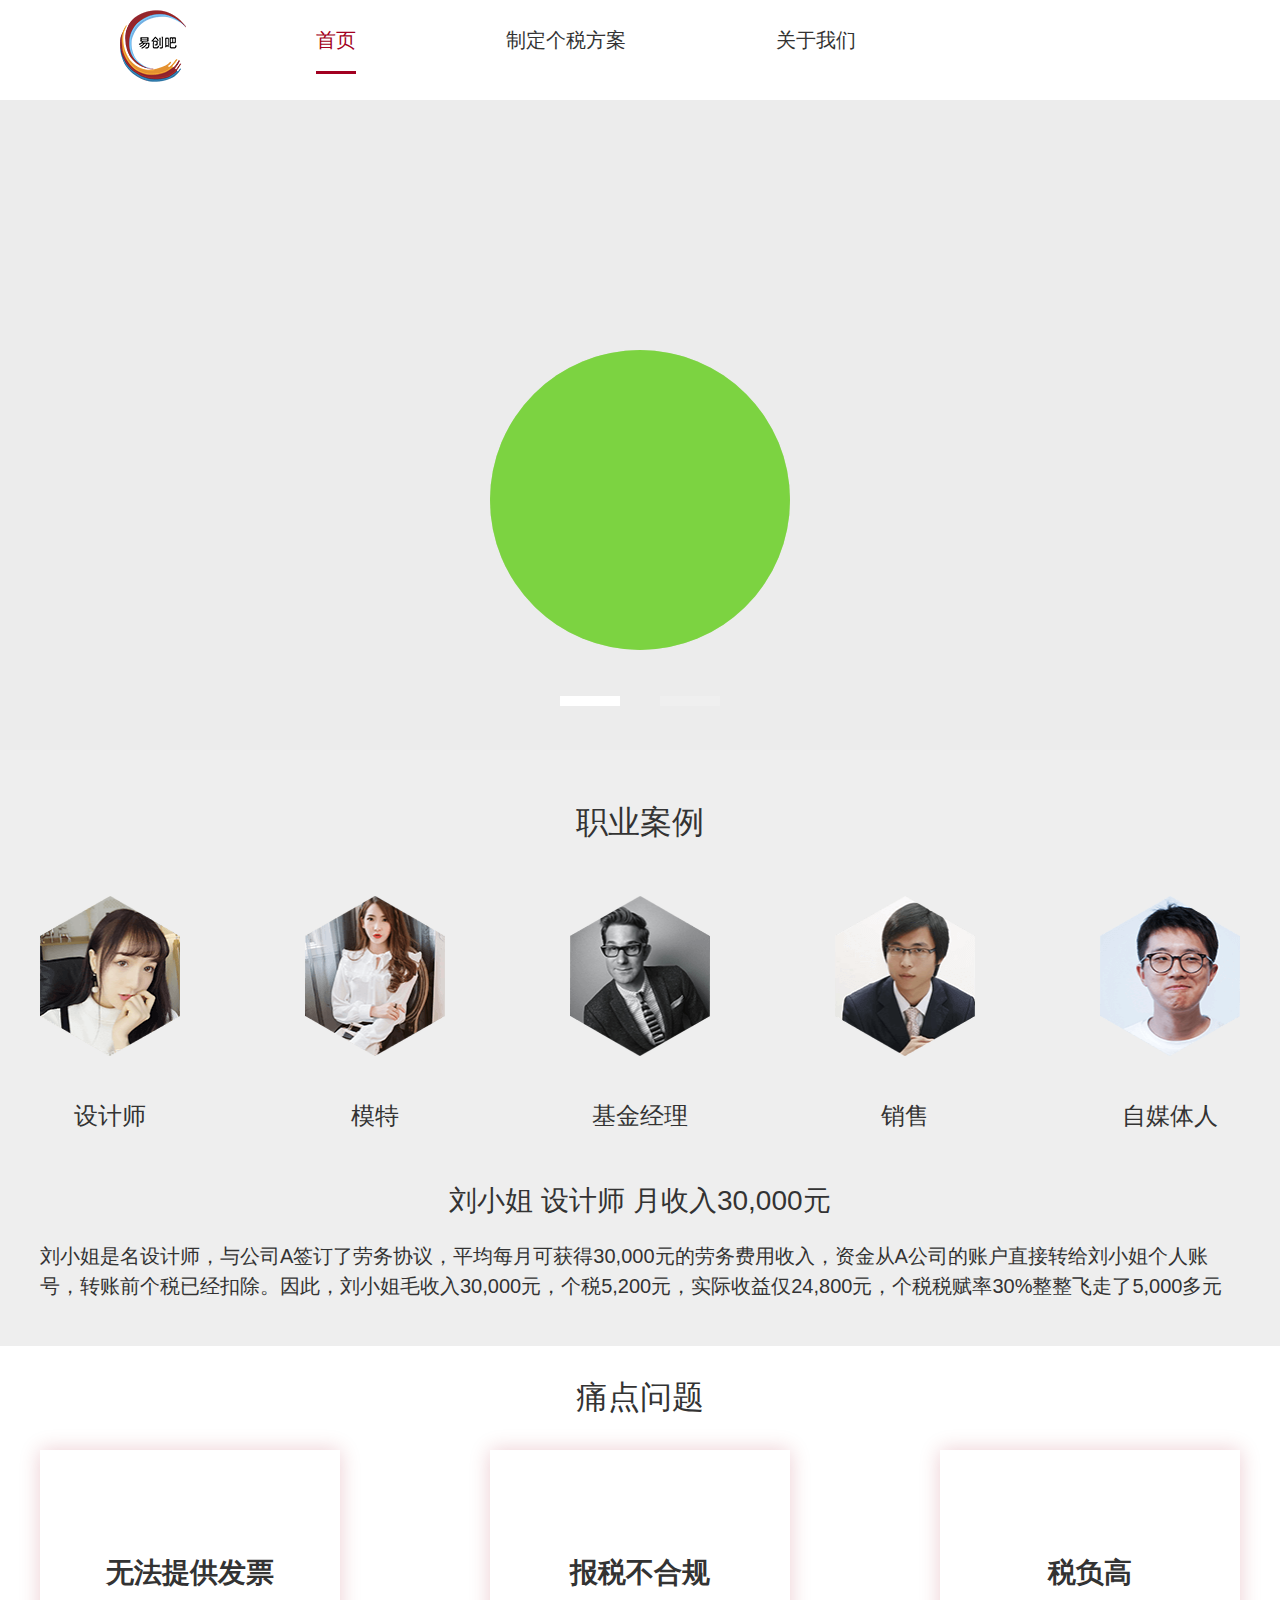
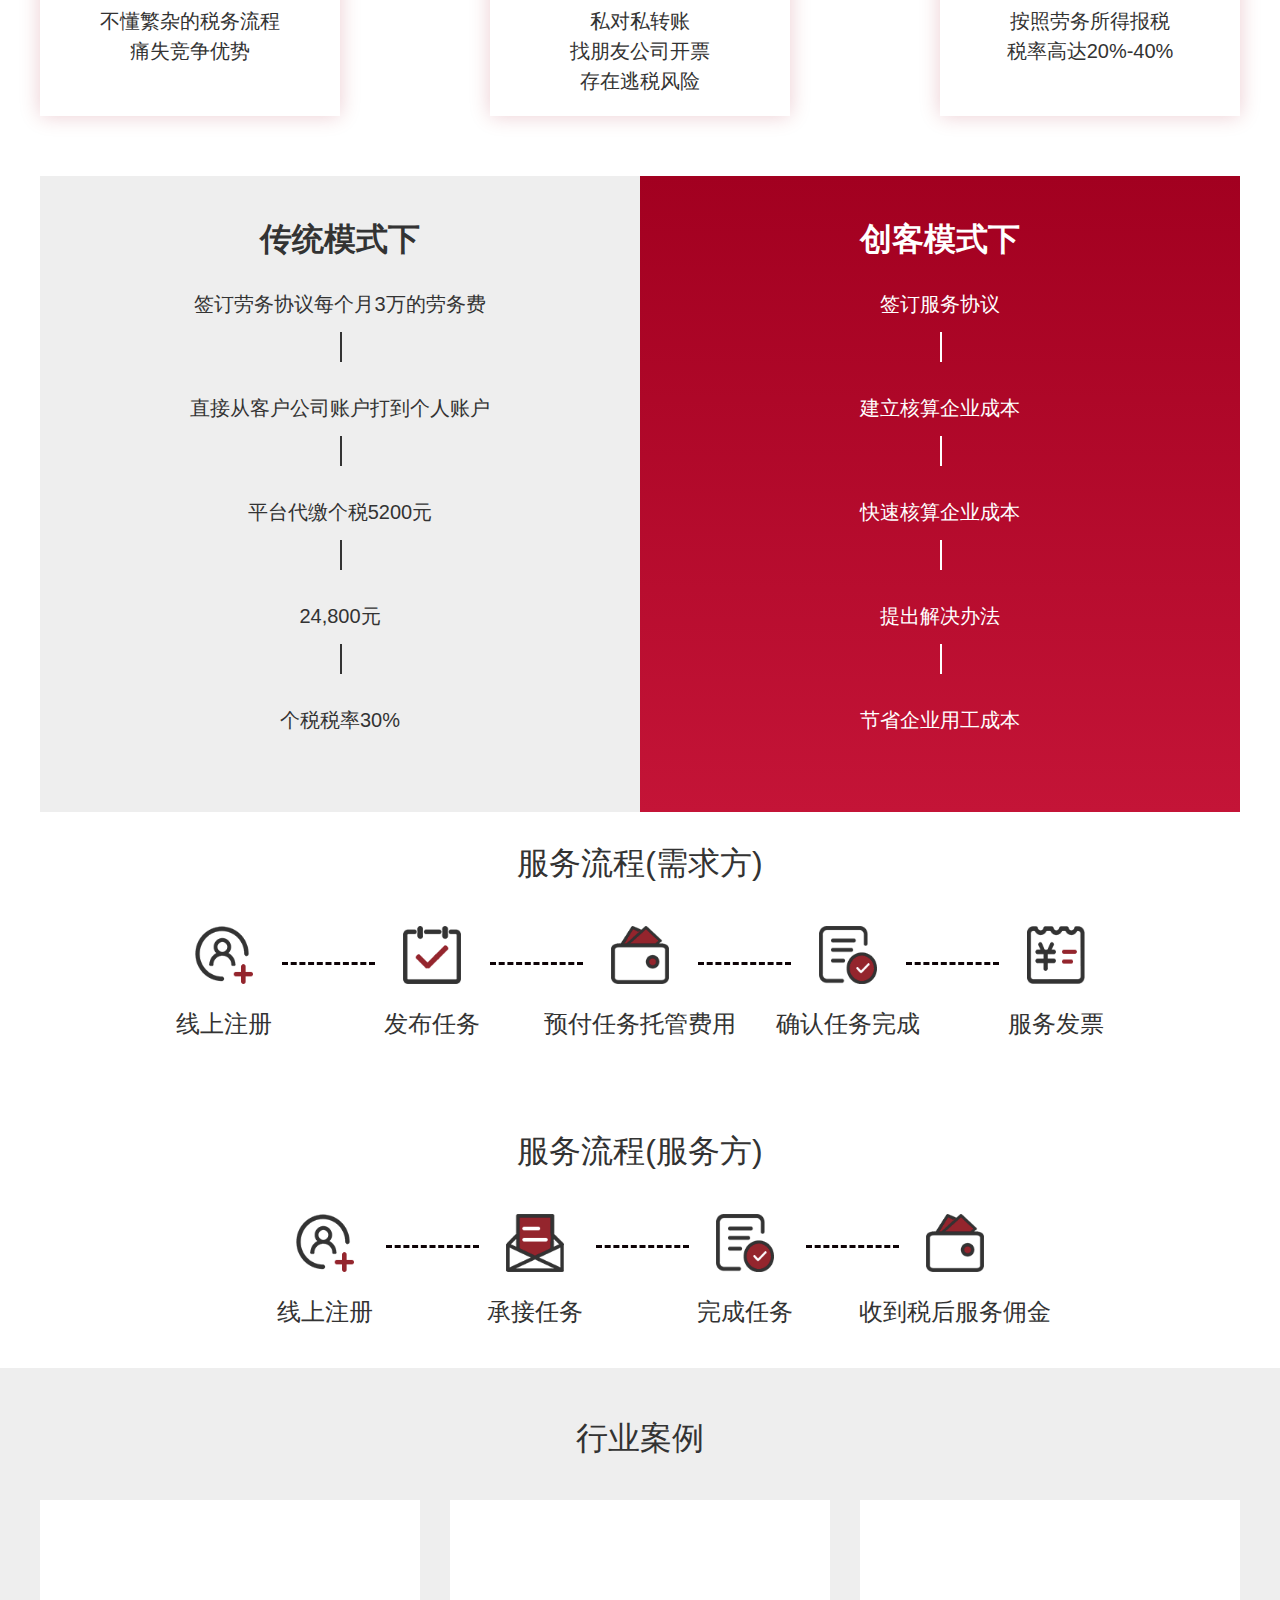
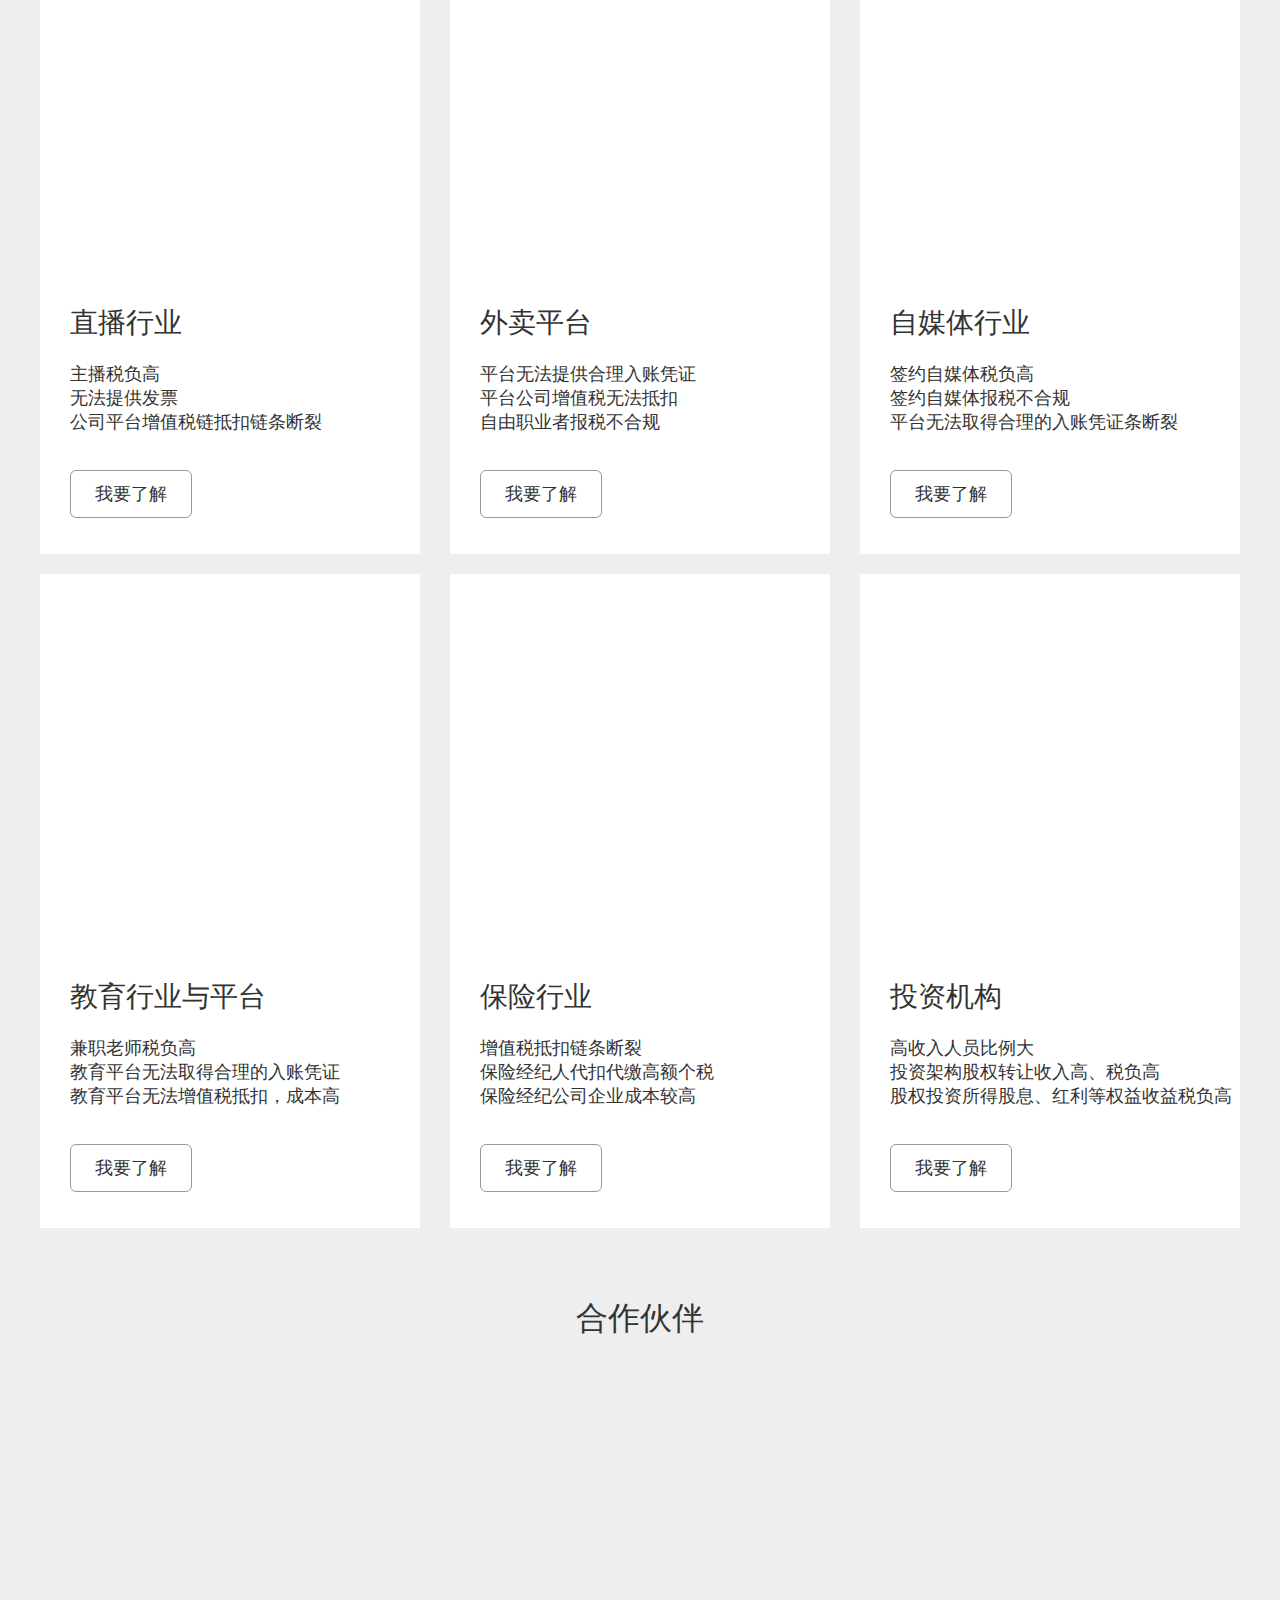
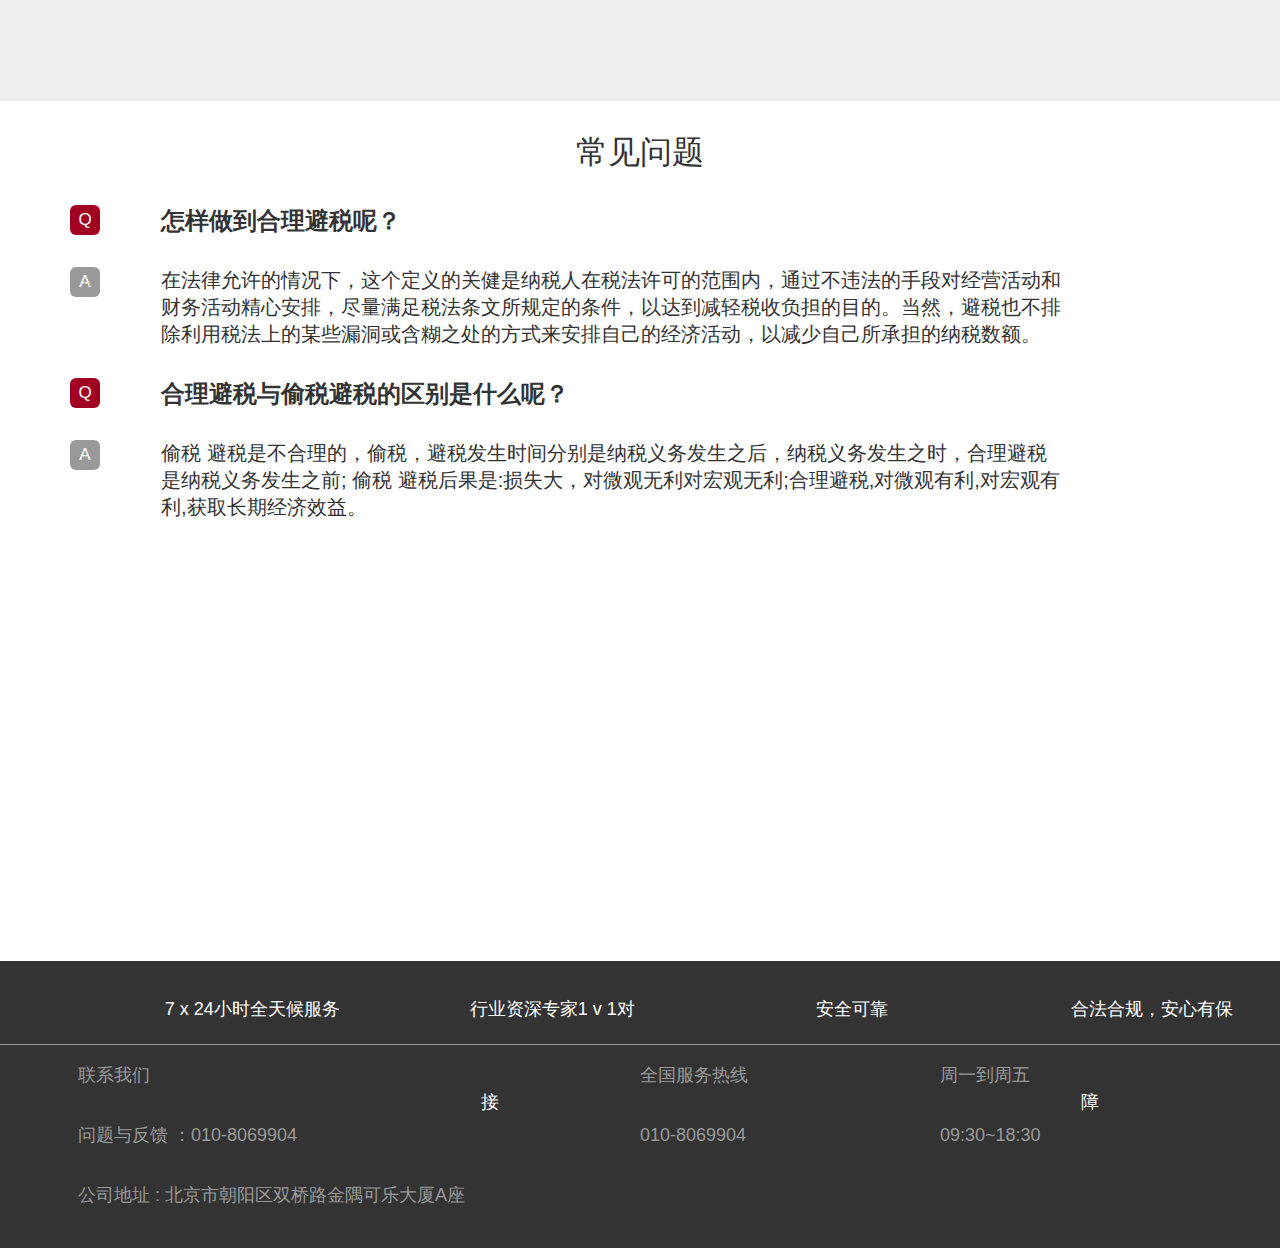
<file: index.html>
<!doctype html>
<html lang="en">
<head>
    <meta charset="UTF-8">
    <title>易创吧</title>
    <link rel="stylesheet" href="css/base.css">
    <link rel="stylesheet" href="./css/main.css">
    <link rel="stylesheet" href="./css/index.css">
    <link rel="stylesheet" href="./js/dist/css/swiper.min.css">
</head>
<body>
<div>
    <div class="contain">
        <div class="top clear">
            <a href="./index.html">
                <img src="./images/logo（1024）@2x.png" alt="">
            </a>
            <ul class="clear">
                <li>
                    <a href="./index.html" class="common">首页</a>
                </li>
                <li>
                    <a href="./html/personal.html">制定个税方案</a>
                </li>
                <li>
                    <a href="./html/about.html">关于我们</a>
                </li>


            </ul>
        </div>
    </div>
</div>
<div class="swiper-container banner">
    <div class="swiper-wrapper">
        <div id="loading">
            <div class="spinner">
                <div class="double-bounce1"></div>
                <div class="double-bounce2"></div>
            </div>
        </div>
        <div class="swiper-slide banner-wrap"><img id="bannerImg1" class="bannerImg" src="./images/banner2.jpg" alt="">
            <p class="fix">提供一个新型分享经济双创基地</p>
        </div>
        <div class="swiper-slide banner-wrap">
            <img class="bannerImg" id="bannerImg2" src="./images/banner1.jpg" alt="">
            <p class="fix">分享经济灵活用工服务平台</p>
        </div>
    </div>
    <!-- Add Pagination -->
    <div class="swiper-pagination swiper-pagination-white"></div>


</div>

<div class="container occpution">
    <div class="contain">
        <h3 class="case">职业案例</h3>
        <ul class="img-wrap">
            <li>
                <img src="./images/lazy.png" class="lazy" data-original="./images/occupation2.png" alt="">

                <p>设计师</p>
            </li>
            <li>
                <img src="./images/lazy.png" class="lazy" data-original="./images/occupation3.png" alt="">
                <p>模特</p>
            </li>
            <li>
                <img src="./images/lazy.png" class="lazy" data-original="./images/occupation5.png" alt="">
                <p>基金经理</p>
            </li>
            <li>
                <img src="./images/lazy.png" class="lazy" data-original="./images/occupation4.png" alt="">
                <p>销售</p>
            </li>
            <li>
                <img src="./images/lazy.png" class="lazy" data-original="./images/occupation1.png" alt="">
                <p>自媒体人</p>
            </li>
        </ul>
        <div class="content-wrap">
            <div class="content-item">
                <h3>刘小姐 设计师 月收入30,000元</h3>
                <p>刘小姐是名设计师，与公司A签订了劳务协议，平均每月可获得30,000元的劳务费用收入，资金从A公司的账户直接转给刘小姐个人账号，转账前个税已经扣除。因此，刘小姐毛收入30,000元，个税5,200元，实际收益仅24,800元，个税税赋率30%整整飞走了5,000多元</p>
            </div>
            <div class="content-item">
                <h3>李小姐  模特  月入100,000元</h3>
                <p>李小姐是某知名模特，承接广告业务，与合作商签订劳务协议，平均每月可获得100,000元的劳务费用收入，资金从合作商公司的账户直接转给李小姐个人账号，转账前个税已经扣除。因此，李小姐毛收入100,000元，个税25,000元，实际收益仅75,000元，个税税赋率40%。白白没了2.5万元。</p>
            </div>
            <div class="content-item">
                <h3>张先生  资金经理  月入50,000元</h3>
                <p>张先生是名资金经理，与公司B签订了劳务协议，平均每月可获得50,000元的劳务费用收入，资金从B公司的账户直接转给张先生个人账号，转账前个税已经扣除。因此，张先生毛收入50,000元，个税10,000元，实际收益仅40,000元，个税税赋率30%。足足没了1万元。</p>
            </div>
            <div class="content-item">
                <h3>赵先生  销售  月收入80,000元</h3>
                <p>赵先生是名销售，与公司C签订了劳务协议，平均每月获得80,000元的劳务费用收入，资金从C公司的账户直接转给赵先生个人账号，转账前个税已经扣除。因此，赵先生毛收入80,000元，个税18,600元，实际收益仅61,400元，个税税赋率40%。收入降低了近2万</p>
            </div>
            <div class="content-item">
                <h3>陈先生  自媒体人  月入20,000元</h3>
                <p>陈先生是名自由自媒体人，与D网站签订了劳务协议，平均每月可获得20,000元的劳务费用收入，资金从D网站的账户直接转给陈先生个人账号，转账前个税已经扣除。因此陈先生毛收入20,000元，个税3,200元，实际收益仅16,800元，个税税赋率20%。整整飞走了3000多元！</p>
            </div>
        </div>

    </div>
</div>
<div class="container pain">
    <div class="contain">
        <div class="pain-img">
            <h3>痛点问题</h3>
            <ul class="tax-wrap ">
                <li>
                    <img class="lazy" src="./images/lazy.png" data-original="./images/plain1.png" alt="">
                    <h4>无法提供发票</h4>
                    <p>不懂繁杂的税务流程</p>
                    <p>痛失竞争优势</p>
                </li>
                <li>
                    <img class="lazy" src="./images/lazy.png" data-original="./images/plain2.png" alt="">
                    <h4>报税不合规</h4>
                    <p>私对私转账</p>
                    <p>找朋友公司开票</p>
                    <p>存在逃税风险</p>
                </li>
                <li>
                    <img class="lazy" src="./images/lazy.png" data-original="./images/plain3.png" alt="">
                    <h4>税负高</h4>
                    <p>按照劳务所得报税</p>
                    <p>税率高达20%-40%</p>
                </li>
            </ul>
        </div>
    </div>
    <div class="container">
        <div class="module">
            <div class="module-wrap">
                <h3>传统模式下</h3>
                <p>签订劳务协议每个月3万的劳务费</p>
                <p>直接从客户公司账户打到个人账户</p>
                <p>平台代缴个税5200元</p>
                <p>24,800元</p>
                <p>个税税率30%</p>
            </div>
            <div class="module-wrap">
                <h3>创客模式下</h3>
                <p>签订服务协议</p>
                <p>建立核算企业成本</p>
                <p>快速核算企业成本</p>
                <p>提出解决办法</p>
                <p>节省企业用工成本</p>
            </div>
        </div>
    </div>
</div>
<div class="container">
    <div class="contain">
        <div class="relation-item require">
            <h3>服务流程(需求方)</h3>
            <div class="item-wrap">
                <div class="item">
                    <img src="./images/people.png" alt="">
                    <p>线上注册</p>
                </div>
                <div class="item">
                    <img src="./images/task.png" alt="">
                    <p>发布任务</p>
                </div>
                <div class="item">
                    <img src="./images/administration.png" alt="">
                    <p>预付任务托管费用</p>
                </div>
                <div class="item">
                    <img src="./images/vovice.png" alt="">
                    <p>确认任务完成</p>
                </div>
                <div class="item">
                    <img src="./images/money.png" alt="">
                    <p>服务发票</p>
                </div>
            </div>
        </div>
        <div class="relation-item service-party">
            <h3>服务流程(服务方)</h3>
            <div class="item-wrap ralation-wrap">
                <div class="item">
                    <img src="./images/people.png" alt="">
                    <p>线上注册</p>
                </div>
                <div class="item">
                    <img src="./images/accept.png" alt="">
                    <p>承接任务</p>
                </div>
                <div class="item">
                    <img src="./images/vovice.png" alt="">
                    <p>完成任务</p>
                </div>
                <div class="item">
                    <img src="./images/administration.png" alt="">
                    <p>收到税后服务佣金</p>
                </div>

            </div>
        </div>
    </div>
</div>
<div class="container industry">
    <h3>行业案例</h3>
    <div class="contain">

        <div class="industry-item">
            <div class="industry-wrap">
                <img src="./images/lazy.png" data-original="./images/industry1.png" class="lazy" alt="">
                <div class="industry-text">
                    <h4>直播行业</h4>
                    <p>主播税负高</p>
                    <p>无法提供发票</p>
                    <p>公司平台增值税链抵扣链条断裂</p>
                    <span class="understand">我要了解</span>
                </div>
            </div>

            <div class="industry-wrap">
                <img src="./images/lazy.png" data-original="./images/industry2.png" class="lazy" alt="">
                <div class="industry-text">
                    <h4>外卖平台</h4>
                    <p>平台无法提供合理入账凭证</p>
                    <p>平台公司增值税无法抵扣</p>
                    <p>自由职业者报税不合规</p>
                    <span class="understand">我要了解</span>
                </div>
            </div>
            <div class="industry-wrap">
                <img src="./images/lazy.png" data-original="./images/industry3.png" class="lazy" alt="">
                <div class="industry-text">
                    <h4>自媒体行业</h4>
                    <p>签约自媒体税负高</p>
                    <p>签约自媒体报税不合规</p>
                    <p>平台无法取得合理的入账凭证条断裂</p>
                    <span class="understand">我要了解</span>
                </div>
            </div>
            <div class="industry-wrap">
                <img src="./images/lazy.png" data-original="./images/industry4.png" class="lazy" alt="">
                <div class="industry-text">
                    <h4>教育行业与平台</h4>
                    <p>兼职老师税负高</p>
                    <p>教育平台无法取得合理的入账凭证</p>
                    <p>教育平台无法增值税抵扣，成本高</p>
                    <span class="understand">我要了解</span>
                </div>
            </div>
            <div class="industry-wrap">
                <img src="./images/lazy.png" data-original="./images/industry5.png" class="lazy" alt="">
                <div class="industry-text">
                    <h4>保险行业</h4>
                    <p>增值税抵扣链条断裂</p>
                    <p>保险经纪人代扣代缴高额个税</p>
                    <p>保险经纪公司企业成本较高</p>
                    <span class="understand">我要了解</span>
                </div>
            </div>
            <div class="industry-wrap">
                <img src="./images/lazy.png" data-original="./images/industry6.png" class="lazy" alt="">
                <div class="industry-text">
                    <h4>投资机构</h4>
                    <p>高收入人员比例大</p>
                    <p>投资架构股权转让收入高、税负高</p>
                    <p>股权投资所得股息、红利等权益收益税负高</p>
                    <span class="understand">我要了解</span>
                </div>
            </div>
        </div>
    </div>
    <div class="contain">
        <h3>合作伙伴</h3>
        <div class="brind-wrap">
            <img class="lazy" src="./images/lazy.png"  data-original="./images/brind1.png" alt="">
            <img class="lazy" src="./images/lazy.png"  data-original="./images/brind2.png" alt="">
            <img class="lazy" src="./images/lazy.png"  data-original="./images/brind3.png" alt="">
            <img class="lazy" src="./images/lazy.png"  data-original="./images/brind4.png" alt="">
            <img class="lazy" src="./images/lazy.png"  data-original="./images/brind5.png" alt="">
            <img class="lazy" src="./images/lazy.png"  data-original="./images/brind6.png" alt="">
            <img class="lazy" src="./images/lazy.png"  data-original="./images/brind7.png" alt="">
            <img class="lazy" src="./images/lazy.png"  data-original="./images/brind8.png" alt="">
            <img class="lazy" src="./images/lazy.png"  data-original="./images/brind9.png" alt="">
            <img class="lazy" src="./images/lazy.png"  data-original="./images/brind10.png" alt="">
            <img class="lazy" src="./images/lazy.png"  data-original="./images/brind11.png" alt="">
            <img class="lazy" src="./images/lazy.png"  data-original="./images/brind12.png" alt="">
        </div>
    </div>
</div>
<div class="container question">
    <h3>常见问题</h3>
    <div class="content question-wrap">
        <div class="pro-concat">
            <div class="squere problem">Q</div>
            <div class="text tenant">怎样做到合理避税呢？</div>
        </div>
        <div>
            <div class="squere answer">A</div>
            <div class="text"><p class="reply">在法律允许的情况下，这个定义的关健是纳税人在税法许可的范围内，通过不违法的手段对经营活动和财务活动精心安排，尽量满足税法条文所规定的条件，以达到减轻税收负担的目的。当然，避税也不排除利用税法上的某些漏洞或含糊之处的方式来安排自己的经济活动，以减少自己所承担的纳税数额。</p></div>
        </div>
        <div class="pro-concat">
            <div class="squere problem">Q</div>
            <div class="text tenant">合理避税与偷税避税的区别是什么呢？</div>
        </div>
        <div>
            <div class="squere answer">A</div>
            <div class="text">
                <p class="reply"> 偷税 避税是不合理的，偷税，避税发生时间分别是纳税义务发生之后，纳税义务发生之时，合理避税是纳税义务发生之前;
                    偷税 避税后果是:损失大，对微观无利对宏观无利;合理避税,对微观有利,对宏观有利,获取长期经济效益。
                </p>

            </div>
        </div>
        <!--<div class="pro-concat">-->
            <!--<div class="squere problem">Q</div>-->
            <!--<div class="text tenant">我要去哪里查询工作室信息，什么时候查？</div>-->
        <!--</div>-->
        <!--<div>-->
            <!--<div class="squere answer">A</div>-->
            <!--<div class="text"><p class="reply">在收到工作室领取执照的通知后，请前往国家企业信用信息公示系统进行查询，其他第三方平台不是实时更新数据的。-->

            <!--</p></div>-->
        <!--</div>-->
    </div>
    <div class="bottom-wrap contain">
        <img src="./images/lazy.png" class="lazy" data-original="./images/industry7.png" alt="">
        <img src="./images/lazy.png" class="lazy" data-original="./images/industry8.png" alt="">
        <img src="./images/lazy.png" class="lazy" data-original="./images/industry9.png" alt="">
        <img src="./images/lazy.png" class="lazy" data-original="./images/industry10.png" alt="">
    </div>
</div>
<div class="footer">
    <div class="foot">
        <div class="foot-top">
            <ul class="guarantee">
                <li>
                    <img class="lazy" src="./images/lazy.png" data-original="./images/saft3.png" alt="">
                    <span>7 x 24小时全天候服务</span>
                </li>
                <li>
                    <img class="lazy" src="./images/lazy.png" data-original="./images/saft4.png" alt="">
                    <span>行业资深专家1 v 1对接</span>
                </li>
                <li>
                    <img class="lazy" src="./images/lazy.png" data-original="./images/saft1.png" alt="">
                    <span>安全可靠</span>
                </li>
                <li>
                    <img class="lazy" src="./images/lazy.png" data-original="./images/saft2.png" alt="">
                    <span>合法合规，安心有保障</span>
                </li>
            </ul>
        </div>

    </div>
    <div class="footer-bottom">
        <ul class="address">
            <li>
                <p>联系我们</p>
                <p>问题与反馈 ：010-8069904</p>
                <p>公司地址 : 北京市朝阳区双桥路金隅可乐大厦A座</p>
            </li>
            <li>
                <p>全国服务热线</p>
                <p>010-8069904</p>
            </li>
            <li>
                <p>周一到周五 </p>
                <p>09:30~18:30</p>
            </li>
        </ul>
    </div>
</div>


</body>
<script src="./js/jquery-2.1.4.min.js"></script>
<script src="./js/dist/js/swiper.min.js"></script>
<script src="./js/jquery.lazyload.min.js"></script>
<script src="./js/common.js"></script>

<script src="./js/index.js"></script>
</html>
</file>
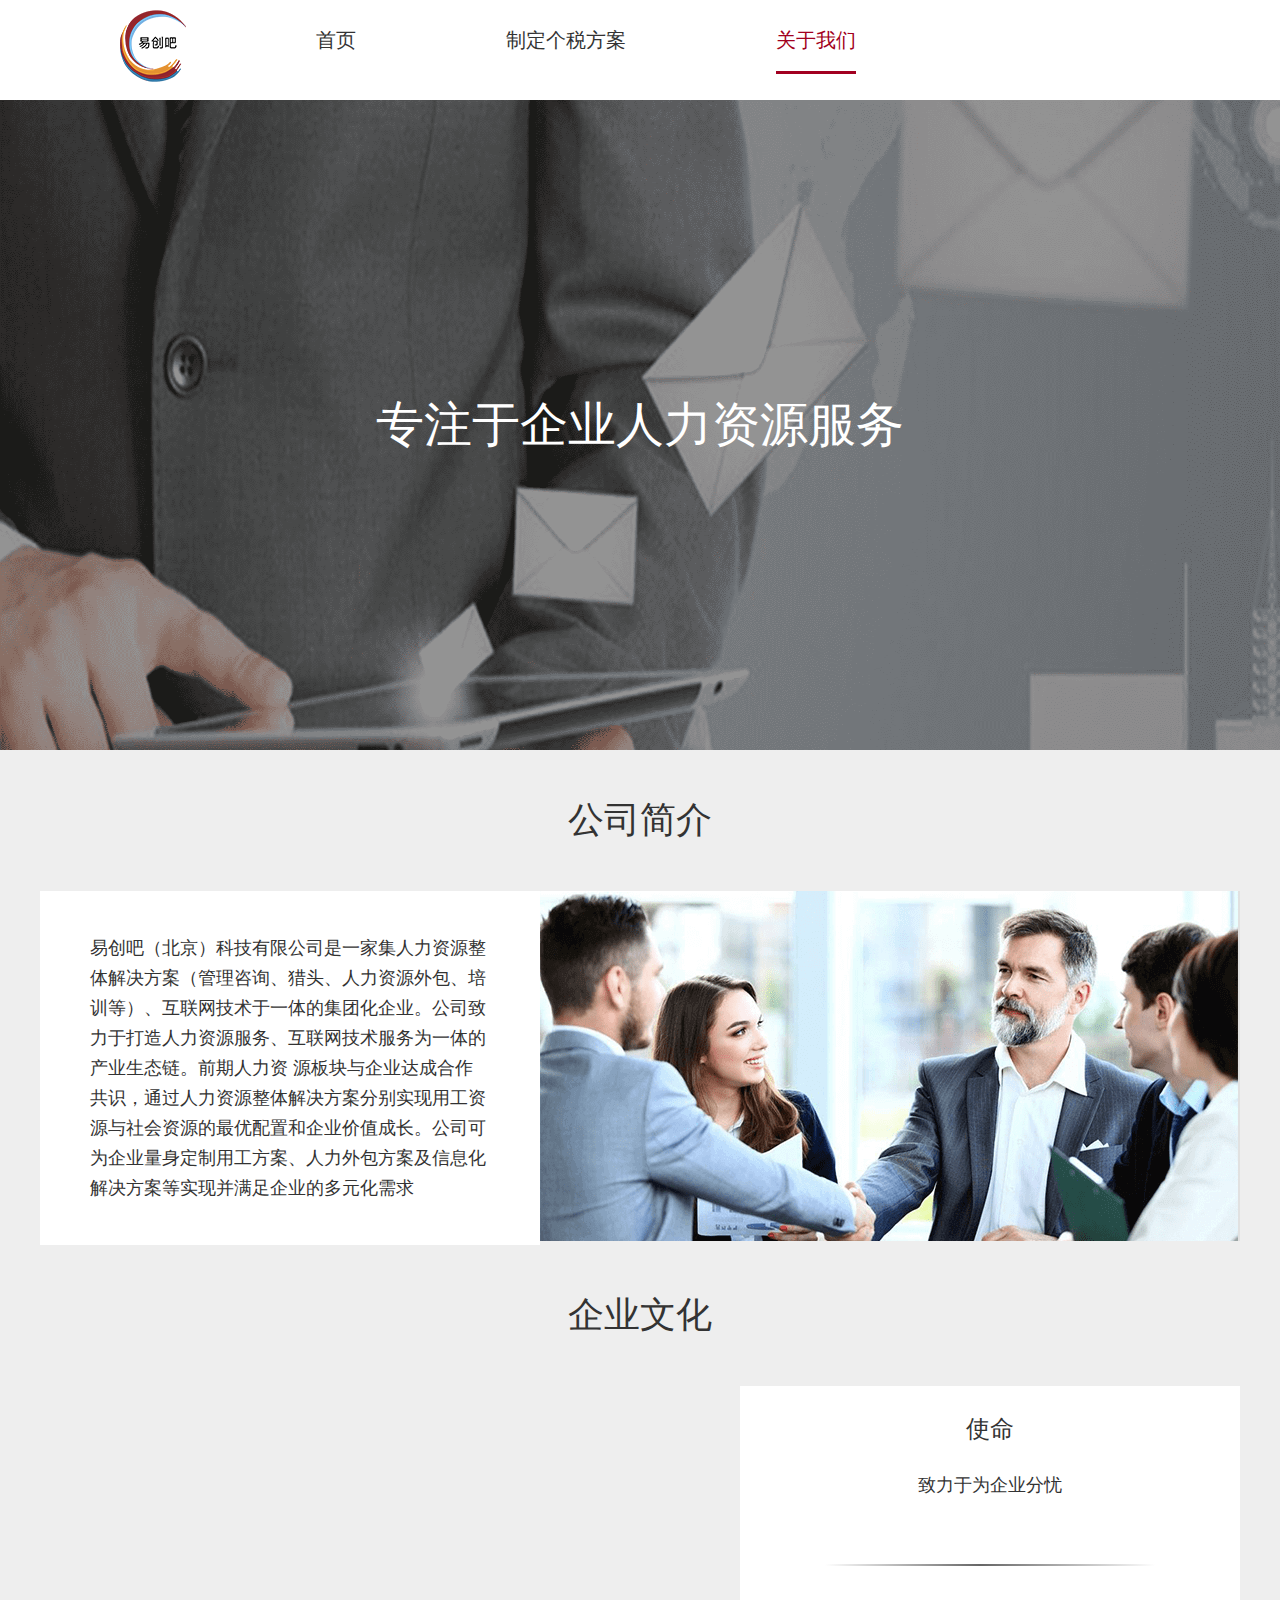
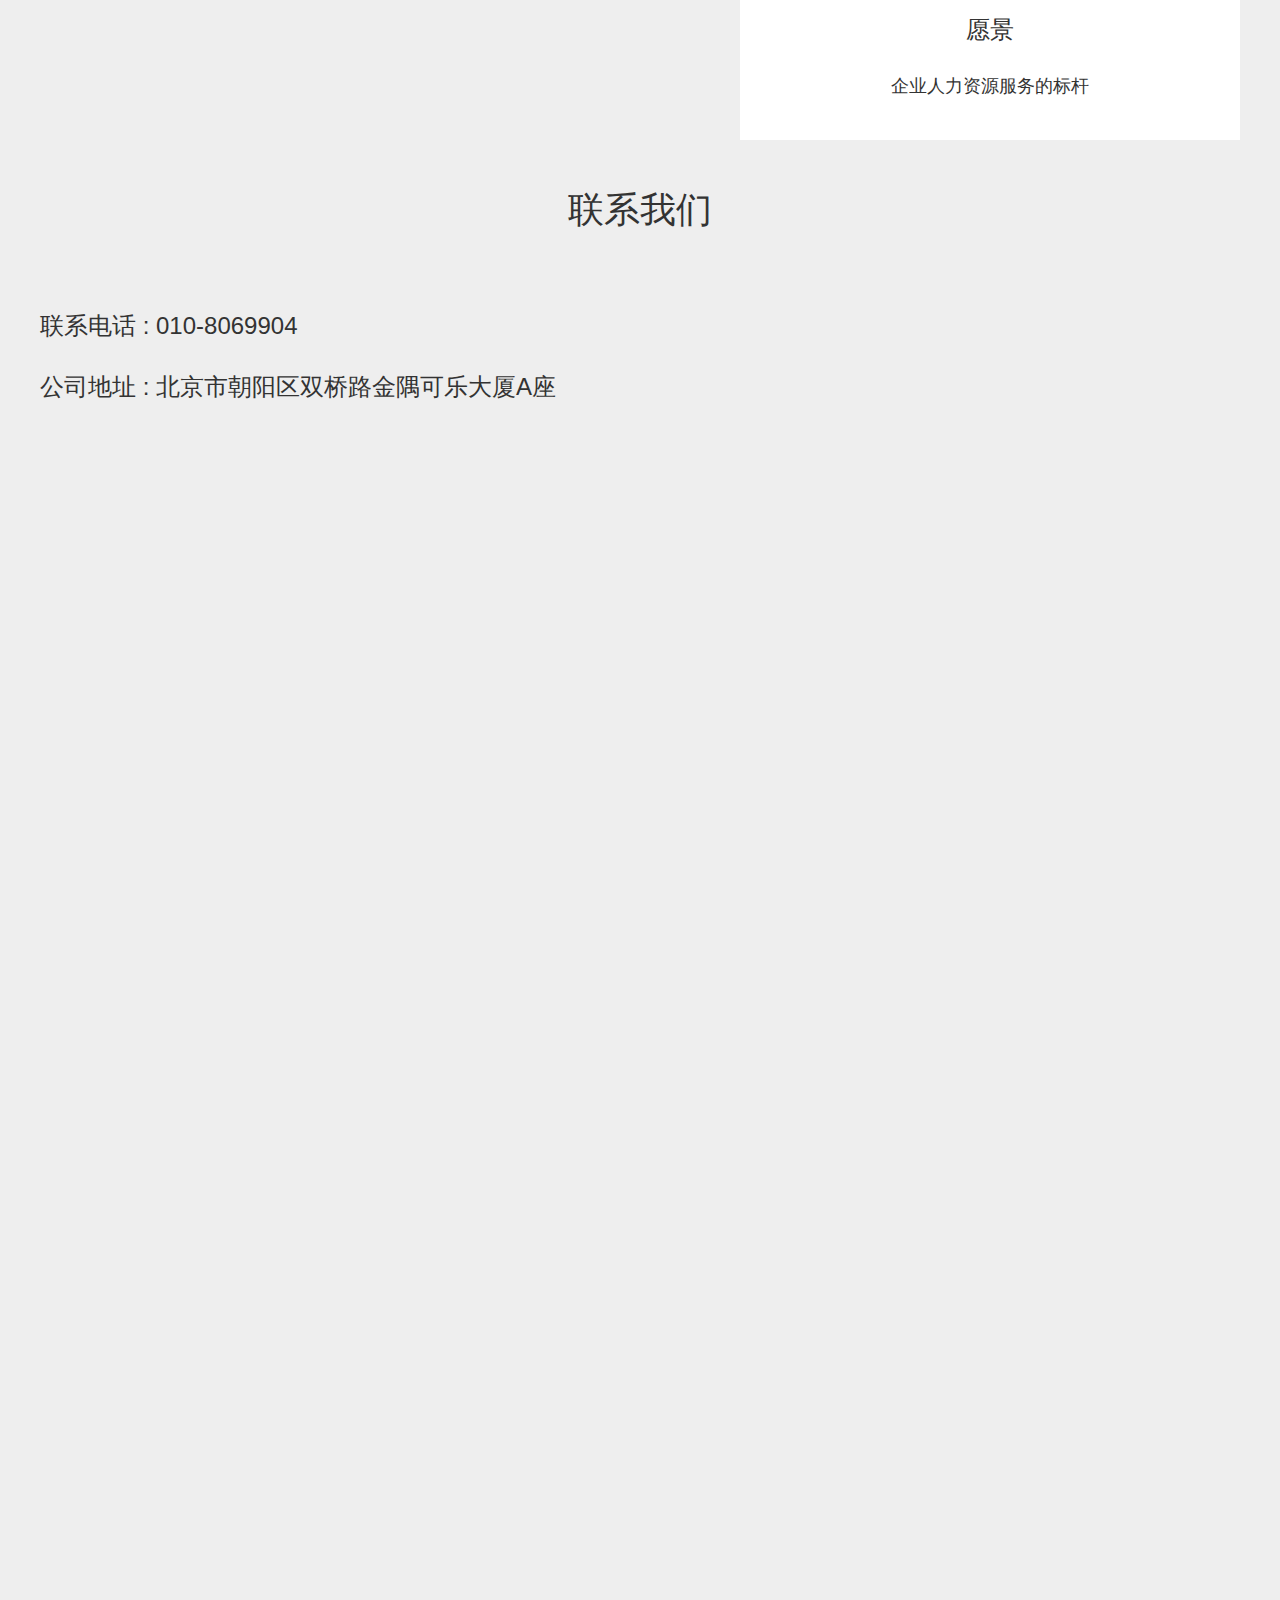
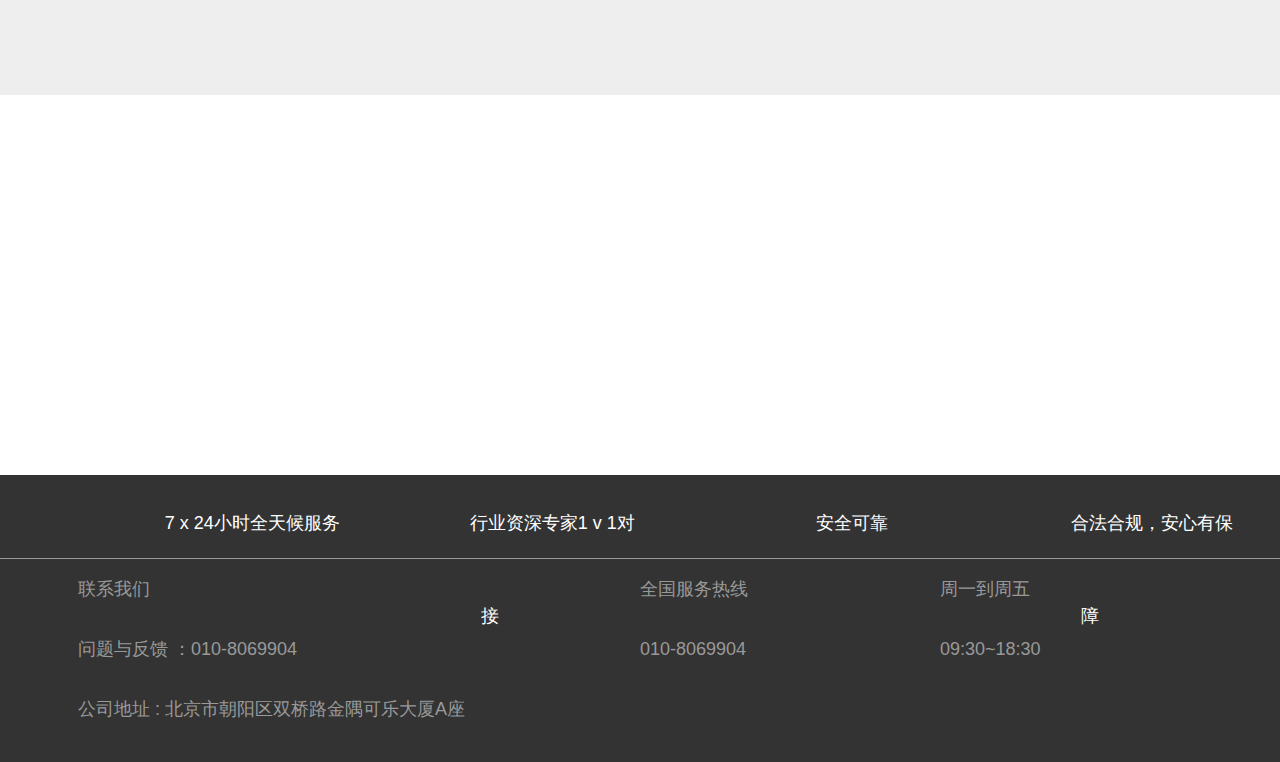
<file: html/about.html>
<!DOCTYPE html>
<html lang="en">
<head>
    <meta charset="UTF-8">
    <title>易创吧</title>
    <link rel="stylesheet" href="../css/base.css">
    <link rel="stylesheet" href="../css/main.css">
    <link rel="stylesheet" href="../css/about.css">
</head>
<body>
<div class="contain">
    <div class="top clear">
        <a href="../index.html">
            <img src="../images/logo（1024）@2x.png" alt="">
        </a>
        <ul class="clear">
            <li>
                <a href="../index.html" >首页</a>
            </li>
            <li>
                <a href="./personal.html">制定个税方案</a>
            </li>
            <li>
                <a href="./about.html" class="common">关于我们</a>
            </li>



        </ul>
    </div>
</div>
<div class="banner">
    <div id="loading">
        <div class="spinner">
            <div class="double-bounce1"></div>
            <div class="double-bounce2"></div>
        </div>
    </div>
    <div>专注于企业人力资源服务</div>
</div><div class="content-wrap">

    <div class="content">
        <div class="item">
            <h3>公司简介</h3>
            <div class="wrap">
                <div class="left flex">
                    <div class="text">易创吧（北京）科技有限公司是一家集人力资源整体解决方案（管理咨询、猎头、人力资源外包、培训等）、互联网技术于一体的集团化企业。公司致力于打造人力资源服务、互联网技术服务为一体的产业生态链。前期人力资 源板块与企业达成合作共识，通过人力资源整体解决方案分别实现用工资源与社会资源的最优配置和企业价值成长。公司可为企业量身定制用工方案、人力外包方案及信息化解决方案等实现并满足企业的多元化需求</div>
                </div>
                <div class="right">
                    <img class="lazy" src="../images/lazy.png" data-original="../images/about2.png" alt="">
                </div>
            </div>

        </div>
        <div class="item">
            <h3>企业文化</h3>
            <div class="wrap">
                <div class="right">
                    <img class="lazy" src="../images/lazy.png" data-original="../images/about3.png" alt="">
                </div>
                <div class="left flex">
                    <div class="culture">
                        <div class="top">
                            <h4>使命</h4>
                            <p>致力于为企业分忧</p>
                        </div>
                        <div class="grind"></div>
                        <div class="top">
                            <h4>愿景</h4>
                            <p>企业人力资源服务的标杆</p>
                        </div>
                    </div>
                </div>
            </div>
        </div>
        <div class="item">
            <h3>联系我们</h3>
            <div class="wrap map">
               <p class="tel">联系电话 : 010-8069904</p>
                <p class="adress">公司地址 : 北京市朝阳区双桥路金隅可乐大厦A座</p>
                <img src="../images/lazy.png" class="lazy" data-original="../images/about4.png" alt="">
            </div>

        </div>
    </div>
</div>
<div class="bottom-wrap contain">
    <img src="../images/lazy.png" class="lazy" data-original="../images/industry7.png" alt="">
    <img src="../images/lazy.png" class="lazy" data-original="../images/industry8.png" alt="">
    <img src="../images/lazy.png" class="lazy" data-original="../images/industry9.png" alt="">
    <img src="../images/lazy.png" class="lazy" data-original="../images/industry10.png" alt="">
</div>
<div class="footer">
    <div class="foot">
        <div class="foot-top">
            <ul class="guarantee">
                <li>
                    <img class="lazy" src="../images/lazy.png" data-original="../images/saft3.png" alt="">
                    <span>7 x 24小时全天候服务</span>
                </li>
                <li>
                    <img class="lazy" src="../images/lazy.png" data-original="../images/saft4.png" alt="">
                    <span>行业资深专家1 v 1对接</span>
                </li>
                <li>
                    <img class="lazy" src="../images/lazy.png" data-original="../images/saft1.png" alt="">
                    <span>安全可靠</span>
                </li>
                <li>
                    <img class="lazy" src="../images/lazy.png" data-original="../images/saft2.png" alt="">
                    <span>合法合规，安心有保障</span>
                </li>
            </ul>
        </div>

    </div>
    <div class="footer-bottom">
        <ul class="address">
            <li>
                <p>联系我们</p>
                <p>问题与反馈 ：010-8069904</p>
                <p>公司地址 : 北京市朝阳区双桥路金隅可乐大厦A座</p>
            </li>
            <li>
                <p>全国服务热线</p>
                <p>010-8069904</p>
            </li>
            <li>
                <p>周一到周五 </p>
                <p>09:30~18:30</p>
            </li>
        </ul>
    </div>
</div>
</body>
<script src="../js/jquery-2.1.4.min.js"></script>
<script src="../js/jquery.lazyload.min.js"></script>
<script src="../js/common.js"></script>
<script src="../js/main.js"></script>
</html>
</file>
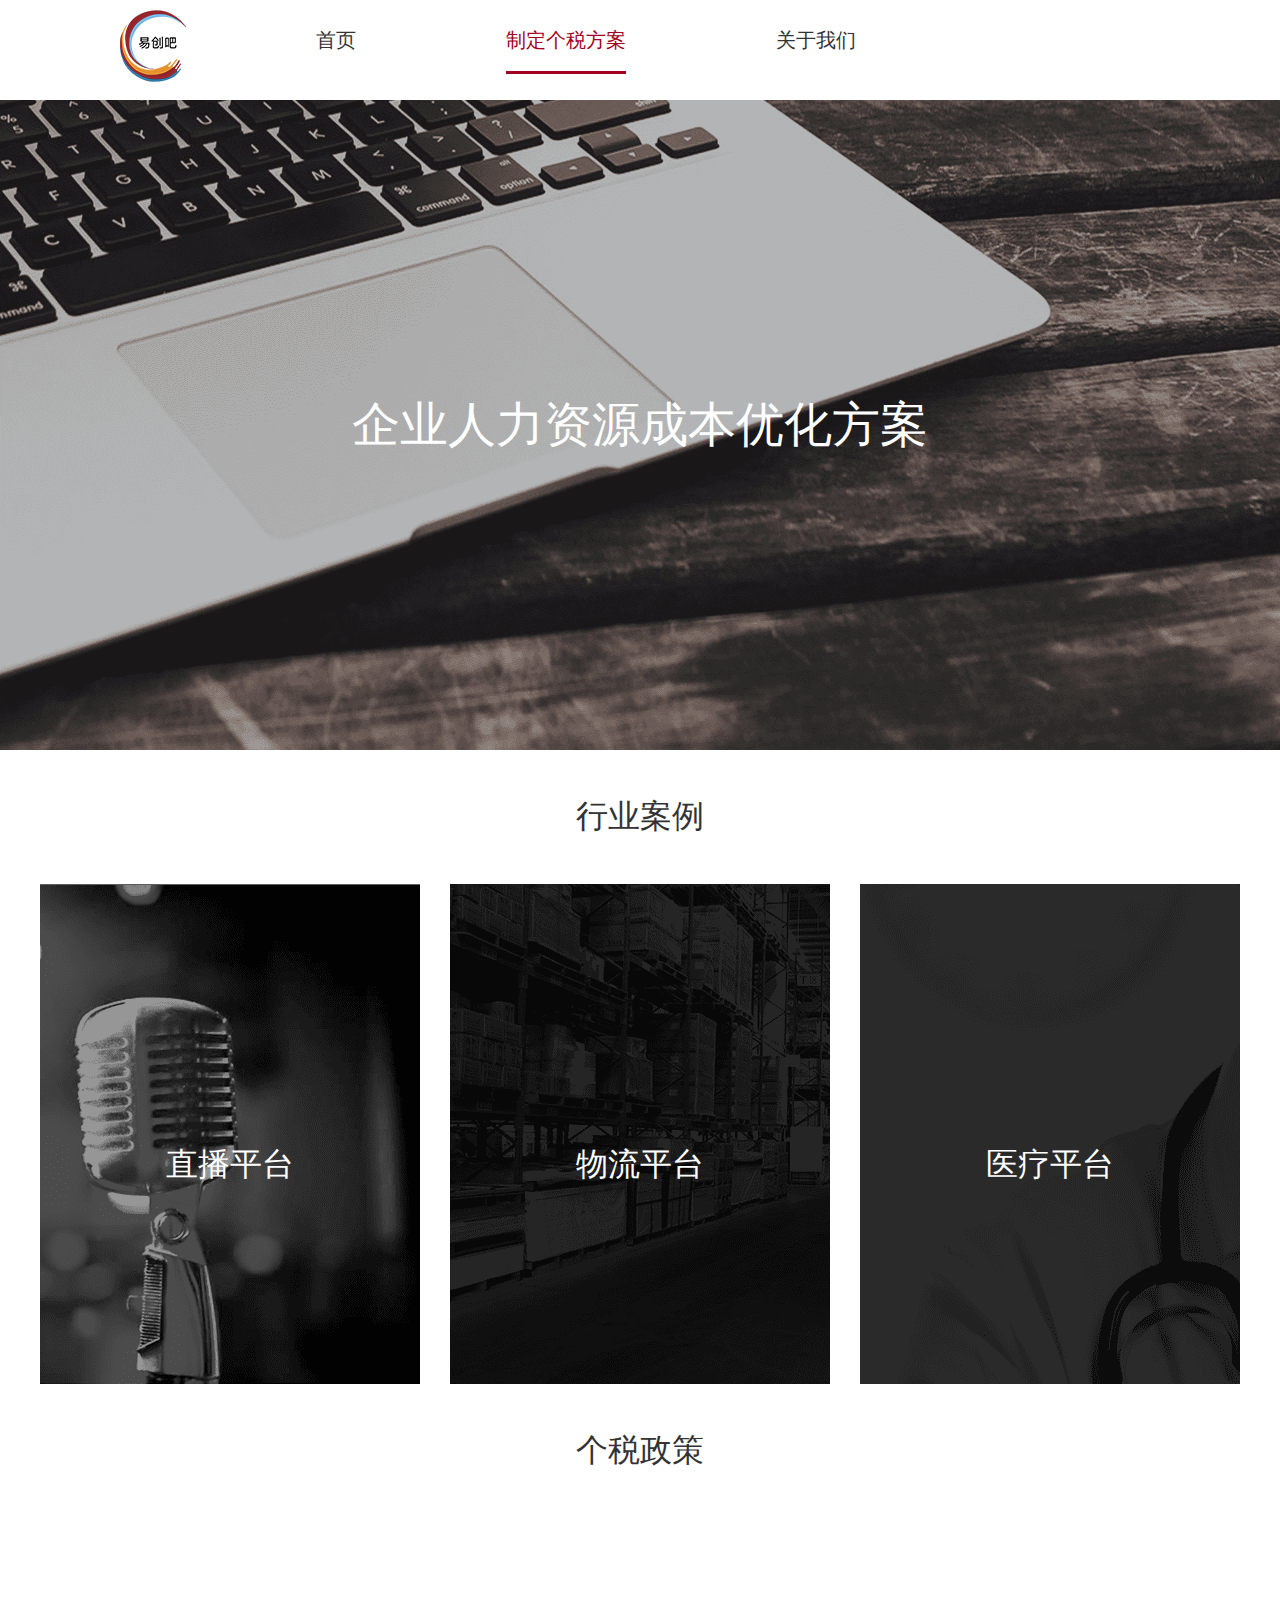
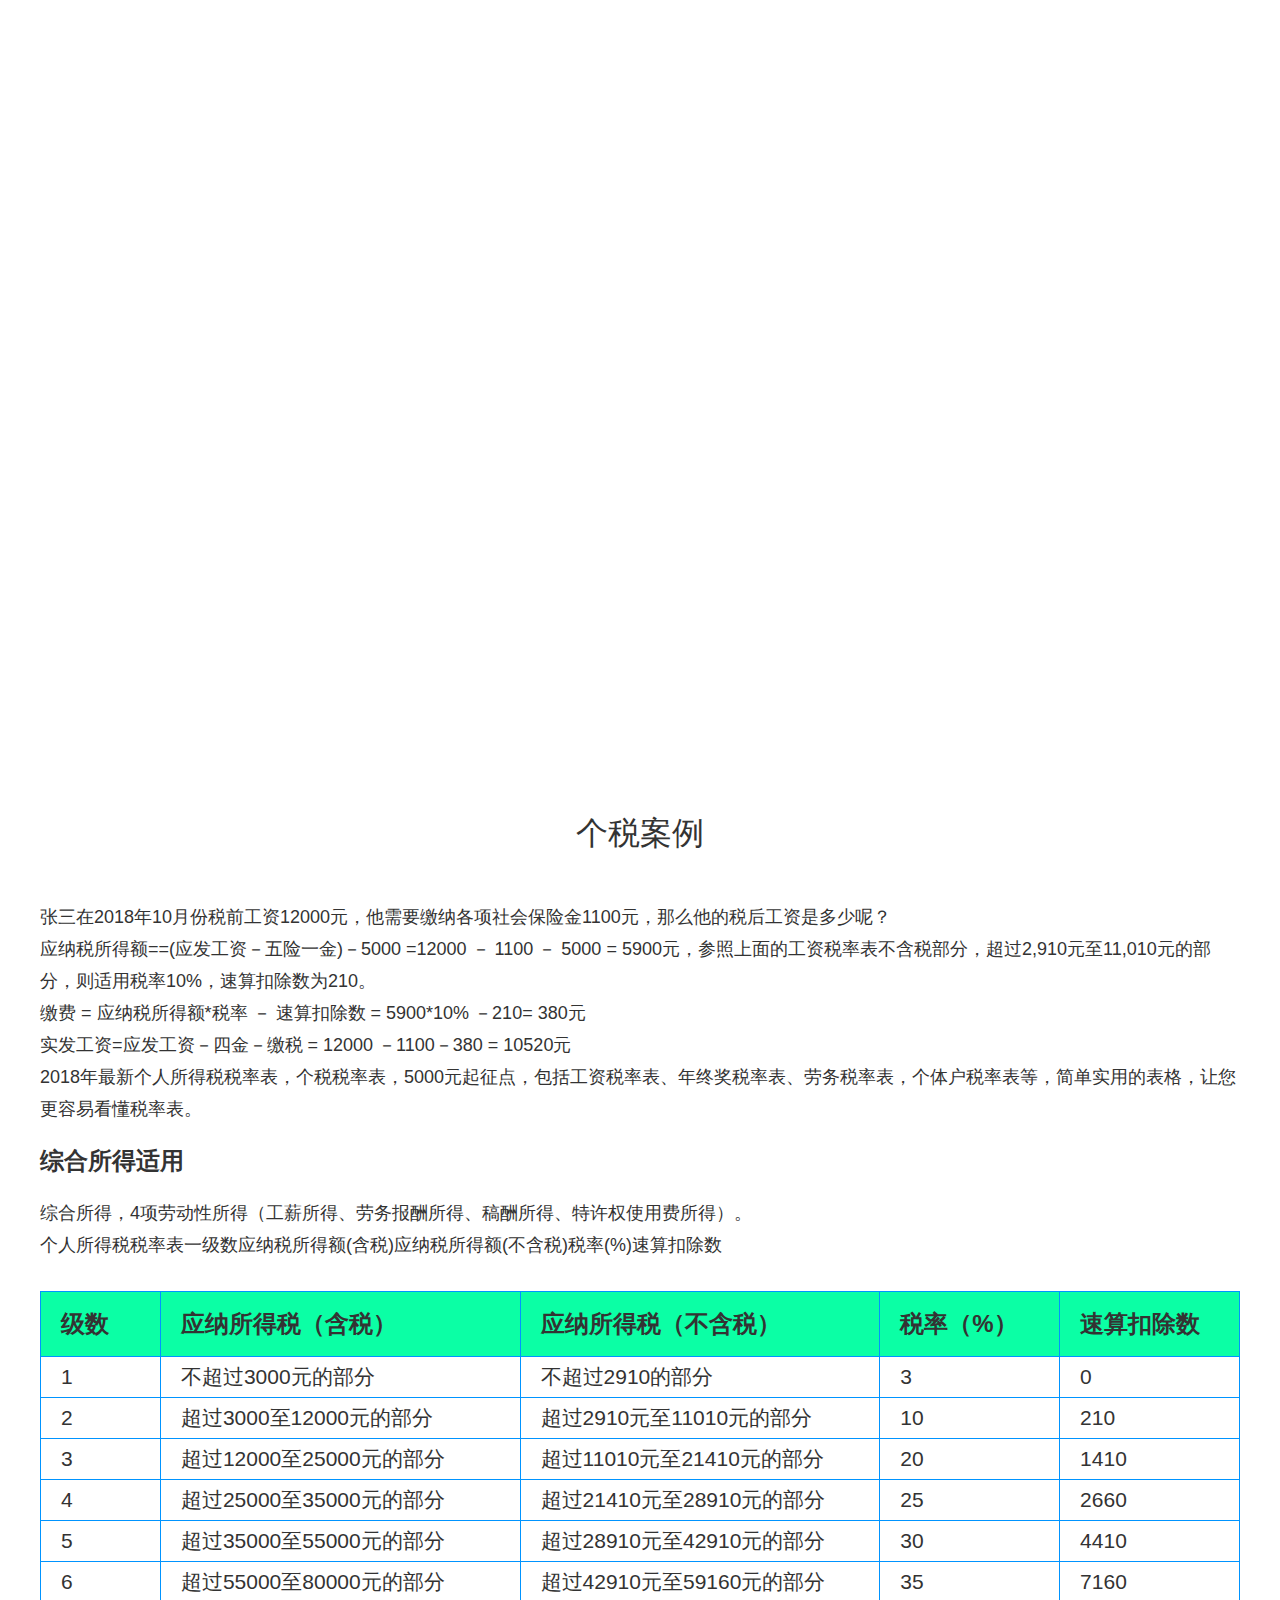
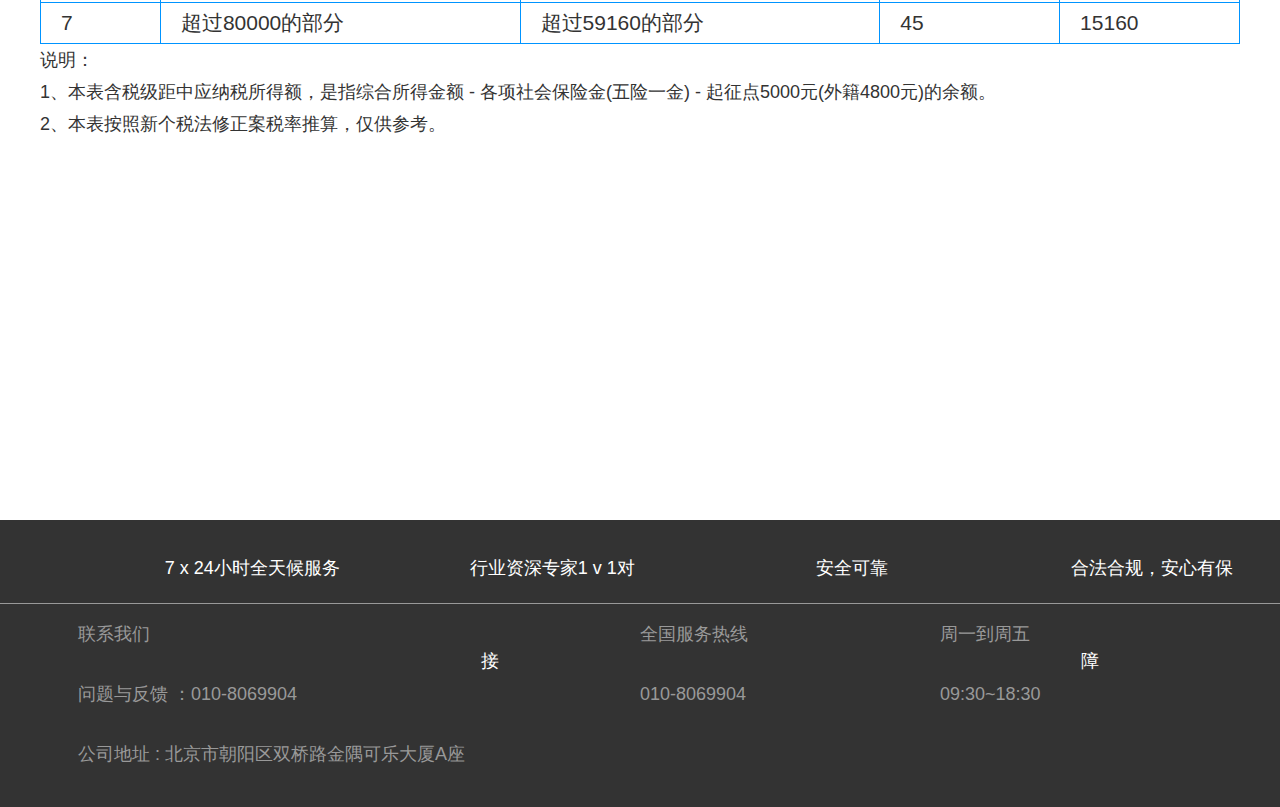
<file: html/personal.html>
<!DOCTYPE html>
<html lang="en">
<head>
    <meta charset="UTF-8">
    <title>易创吧</title>
    <link rel="stylesheet" href="../css/base.css">
    <link rel="stylesheet" href="../css/main.css">
    <link rel="stylesheet" href="../css/person.css">
</head>
<body>
<div class="contain">
    <div class="top clear">
        <a href="../index.html">
            <img src="../images/logo（1024）@2x.png" alt="">
        </a>
        <ul class="clear">
            <li>
                <a href="../index.html">首页</a>
            </li>
            <li>
                <a href="./personal.html" class="common">制定个税方案</a>
            </li>
            <li>
                <a href="./about.html">关于我们</a>
            </li>


        </ul>
    </div>
</div>
<div class="banner">
    <div id="loading">
        <div class="spinner">
            <div class="double-bounce1"></div>
            <div class="double-bounce2"></div>
        </div>
    </div>
   <div>企业人力资源成本优化方案</div>
</div>
<div class="content">
    <div class="content-wrap">
        <div class="item">
            <h3>行业案例</h3>
            <ul class="product">

                <li>
                    <div>
                        <img src="../images/lazy.png" class="lazy" data-original="../images/case1.png" alt="">
                        <h4>直播平台</h4>
                        <div class="product-text">
                            <p>适用于通过商家广告及用户充值打赏来获得盈利，并以打赏分成、签约费的方式向主播支付酬劳的平台。将主播收益合理化的同时解决直播平台涉税风险</p>
                            <a href="#" class="more">了解更多</a>
                        </div>
                    </div>
                </li>
                <li>
                    <div>
                        <img src="../images/lazy.png" class="lazy" data-original="../images/case2.png" alt="">
                        <h4>物流平台</h4>
                        <div class="product-text">
                            <p>适用于没法向司机索要增值税发票的物流平台。将运输业务项目外包，让外包方给司机发放报酬，将司机收益合理化的同时解决物流公司增值税抵扣链条断裂问题</p>
                            <a href="#" class="more">了解更多</a>
                        </div>
                    </div>
                </li>
                <li>
                    <div>
                        <img src="../images/lazy.png" class="lazy" data-original="../images/case3.png" alt="">
                        <h4>医疗平台</h4>
                        <div class="product-text">
                            <p>适用于人力成本较高的私人医院。对公司的人力资源成本进行合理筹划，适当降低人力资源成本，同时适当降低高收入群体的个人所得税</p>
                            <a href="#" class="more">了解更多</a>
                        </div>
                    </div>
                </li>
            </ul>
        </div>
        <div class="item">
            <h3>个税政策</h3>
            <img src="../images/lazy.png" class="lazy tax" data-original="../images/person5.png" alt="">
        </div>
        <div class="item">
            <h3>个税案例</h3>


            <p> 张三在2018年10月份税前工资12000元，他需要缴纳各项社会保险金1100元，那么他的税后工资是多少呢？</p>
            <p>应纳税所得额==(应发工资－五险一金)－5000 =12000 － 1100 － 5000 =
                5900元，参照上面的工资税率表不含税部分，超过2,910元至11,010元的部分，则适用税率10%，速算扣除数为210。</p>
            <p>缴费 = 应纳税所得额*税率 － 速算扣除数 = 5900*10% －210= 380元</p>
            <p>实发工资=应发工资－四金－缴税 = 12000 －1100－380 = 10520元</p>
            <p> 2018年最新个人所得税税率表，个税税率表，5000元起征点，包括工资税率表、年终奖税率表、劳务税率表，个体户税率表等，简单实用的表格，让您更容易看懂税率表。</p>
            <p class="big"> 综合所得适用</p>
            <p> 综合所得，4项劳动性所得（工薪所得、劳务报酬所得、稿酬所得、特许权使用费所得）。</p>
            <p> 个人所得税税率表一级数应纳税所得额(含税)应纳税所得额(不含税)税率(%)速算扣除数</p>
            <table>
                <thead>
                <tr>
                    <th>级数</th>
                    <th>应纳所得税（含税）</th>
                    <th>应纳所得税（不含税）</th>
                    <th>税率（%）</th>
                    <th>速算扣除数</th>


                </tr>
                </thead>
                <tbody>
                <tr>
                    <td>1</td>
                    <td>不超过3000元的部分</td>
                    <td>不超过2910的部分</td>
                    <td>3</td>
                    <td>0</td>
                </tr>
                <tr>
                    <td>2</td>
                    <td>超过3000至12000元的部分</td>
                    <td>超过2910元至11010元的部分</td>
                    <td>10</td>
                    <td>210</td>
                </tr>
                <tr>
                    <td>3</td>
                    <td>超过12000至25000元的部分</td>
                    <td>超过11010元至21410元的部分</td>
                    <td>20</td>
                    <td>1410</td>
                </tr>
                <tr>
                    <td>4</td>
                    <td>超过25000至35000元的部分</td>
                    <td>超过21410元至28910元的部分</td>
                    <td>25</td>
                    <td>2660</td>
                </tr>
                <tr>
                    <td>5</td>
                    <td>超过35000至55000元的部分</td>
                    <td>超过28910元至42910元的部分</td>
                    <td>30</td>
                    <td>4410</td>
                </tr>
                <tr>
                    <td>6</td>
                    <td>超过55000至80000元的部分</td>
                    <td>超过42910元至59160元的部分</td>
                    <td>35</td>
                    <td>7160</td>
                </tr>
                <tr>
                    <td>7</td>
                    <td>超过80000的部分</td>
                    <td>超过59160的部分</td>
                    <td>45</td>
                    <td>15160</td>
                </tr>

                </tbody>
            </table>
            <p> 说明：</p>
            <p> 1、本表含税级距中应纳税所得额，是指综合所得金额 - 各项社会保险金(五险一金) - 起征点5000元(外籍4800元)的余额。</p>
            <p>2、本表按照新个税法修正案税率推算，仅供参考。</p>

        </div>
    </div>
</div>
<div class="bottom-wrap contain">
    <img src="../images/lazy.png" class="lazy" data-original="../images/industry7.png" alt="">
    <img src="../images/lazy.png" class="lazy" data-original="../images/industry8.png" alt="">
    <img src="../images/lazy.png" class="lazy" data-original="../images/industry9.png" alt="">
    <img src="../images/lazy.png" class="lazy" data-original="../images/industry10.png" alt="">
</div>
<div class="footer">
    <div class="foot">
        <div class="foot-top">
            <ul class="guarantee">
                <li>
                    <img class="lazy" src="../images/lazy.png" data-original="../images/saft3.png" alt="">
                    <span>7 x 24小时全天候服务</span>
                </li>
                <li>
                    <img class="lazy" src="../images/lazy.png" data-original="../images/saft4.png" alt="">
                    <span>行业资深专家1 v 1对接</span>
                </li>
                <li>
                    <img class="lazy" src="../images/lazy.png" data-original="../images/saft1.png" alt="">
                    <span>安全可靠</span>
                </li>
                <li>
                    <img class="lazy" src="../images/lazy.png" data-original="../images/saft2.png" alt="">
                    <span>合法合规，安心有保障</span>
                </li>
            </ul>
        </div>

    </div>
    <div class="footer-bottom">
        <ul class="address">
            <li>
                <p>联系我们</p>
                <p>问题与反馈 ：010-8069904</p>
                <p>公司地址 : 北京市朝阳区双桥路金隅可乐大厦A座</p>
            </li>
            <li>
                <p>全国服务热线</p>
                <p>010-8069904</p>
            </li>
            <li>
                <p>周一到周五 </p>
                <p>09:30~18:30</p>
            </li>
        </ul>
    </div>
</div>
</body>
<script src="../js/jquery-2.1.4.min.js"></script>
<script src="../js/jquery.lazyload.min.js"></script>
<script src="../js/common.js"></script>
<script src="../js/person.js"></script>
<script src="../js/main.js"></script>
</html>
</file>
<file: css/base.css>
@charset "utf-8";
/* 
    @name: 基础样式
    @overview: 重设浏览器默认样式
    @author: Jin Hengyu
*/

/* 防止用户自定义背景颜色对网页的影响，添加让用户可以自定义字体 */
html {
 font-family: "Microsoft YaHei";
    background: #fff;
    -webkit-text-size-adjust: 100%;
    -ms-text-size-adjust: 100%;
}
/* 内外边距通常让各个浏览器样式的表现位置不同 */
body, div, dl, dt, dd, ul, ol, li, h1, h2, h3, h4, h5, h6, pre, code, form, fieldset, legend, input, textarea, p, blockquote, th, td, hr, button, article, aside, details, figcaption, figure, footer, header, hgroup, menu, nav, section {
	margin: 0;
	padding: 0;
	font-family: "Arial", "Helvetica", "Hiragino Sans GB","Microsoft YaHei","黑体","宋体",sans-serif;
}
/* 重设 HTML5 标签, IE 需要在 js 中 createElement(TAG) */
article, aside, details, figcaption, figure, footer, header, hgroup, menu, nav, section {
    display: block;
}
/* HTML5 媒体文件跟 img 保持一致 */
audio, canvas, video {
    display: inline-block;
*display: inline;
*zoom: 1;
}
/* 要注意表单元素并不继承父级 font 的问题 */
body, button, input, select, textarea {
	font-family: "Arial", "Helvetica", "Hiragino Sans GB","Microsoft YaHei","黑体","宋体",sans-serif;
	border:none;
	outline: none;
}
/*
body, button, input, select, textarea {
    font: 12px/1.5 tahoma, arial, \5b8b\4f53;
}
*/
input, select, textarea {
    font-size: 100%;
}
/* IE bug fixed: th 不继承 text-align*/
th {
    text-align: inherit;
}
/* 去除默认边框 */
fieldset, img {
    border: 0;
}
/* ie6 7 8(q) bug 显示为行内表现 */
iframe {
    display: block;
}
/* 去掉 firefox 下此元素的边框 */
abbr, acronym {
    border: 0;
    font-variant: normal;
}
/* 一致的 del 样式 */
del {
    text-decoration: line-through;
}
address, caption, cite, code, dfn, em, th, var {
    font-style: normal;
    font-weight: 500;
}
/* 去掉列表前的标识, li 会继承 */
ol, ul {
    list-style: none;
}
/* 对齐是排版最重要的因素, 别让什么都居中 */
caption, th {
    text-align: left;
}
/* 来自yahoo, 让标题都自定义, 适应多个系统应用 */
h1, h2, h3, h4, h5, h6 {
    font-size: 100%;
    font-weight: 500;
}

q:before, q:after {
    content: '';
}
/* 统一上标和下标 */
sub, sup {
    font-size: 75%;
    line-height: 0;
    position: relative;
    vertical-align: baseline;
}
sup {
    top: -0.5em;
}
sub {
    bottom: -0.25em;
}
/* 链接默认颜色 */
a {
    color: #0073B6;cursor:pointer;
}
/* 让链接在 hover 状态下显示下划线 */
/*a:hover {*/
    /*text-decoration: underline;*/
/*}*/
/* 默认不显示下划线，保持页面简洁 */
ins, a {
    text-decoration: none;
}
/* 清理浮动 */
.clear:after {
    visibility: hidden;
    display: block;
    font-size: 0;
    content: " ";
    clear: both;
    height: 0;
}
.clear {
    zoom: 1; /* for IE6 IE7 */
}
/* 隐藏, 通常用来与 JS 配合 */
body .hide {
    display: none;
}
/* 设置内联, 减少浮动带来的bug */
.fl, .fr {
    display: inline;
}
.fl {
    float: left;
}
.fr {
    float: right;
}
</file>
<file: css/main.css>
@media screen and (max-width:1030px) and (min-width:650px){
    .container .top ul li{
        padding-right:60px !important;
    }

}
body{
    color:#333;
}
#loading {
    position: absolute;
    width: 100%;
    height: 650px;
    left: 0;
    top: 0;
    z-index: 3;
    text-align: center;
    background-color: #ececec;
}
.spinner {

    width: 300px;
    height: 150px;
    position: absolute;
    left: 50%;
    top: 50%;
    margin-left: -150px;
    margin-top: -75px;

}

.double-bounce1, .double-bounce2 {
    width: 300px;
    height: 300px;
    border-radius: 50%;
    background-color: #67CF22;
    opacity: 0.6;
    position: absolute;
    top: 0;
    left: 0;
    -webkit-animation: bounce 2.0s infinite ease-in-out;
    animation: bounce 2.0s infinite ease-in-out;
}

.double-bounce2 {
    -webkit-animation-delay: -1.0s;
    animation-delay: -1.0s;
}

@-webkit-keyframes bounce {
    0%, 100% {
        -webkit-transform: scale(0.0)
    }
    50% {
        -webkit-transform: scale(1.0)
    }
}

@keyframes bounce {
    0%, 100% {
        transform: scale(0.0);
        -webkit-transform: scale(0.0);
    }
    50% {
        transform: scale(1.0);
        -webkit-transform: scale(1.0);
    }
}
.top {
    width: 100%;
    height: 88px;
    padding-bottom: 12px;
    background-color: #fff;
}
.top img {
    float: left;
    margin-left: 80px;
    margin-top: 10px;
}
.top ul {
    float: left;
    line-height: 80px;
    margin-left: 130px;
}
.top ul li {
    float: left;
    padding-right: 150px;
}
.top ul li a {
    font-size: 20px;
    color: #333;
    padding-bottom: 20px;
}
.top ul li a.common{
    color: #a20020;
    border-bottom: 3px solid #a20020;
}
.top ul li a:hover {
    color: #a20020;
    border-bottom: 3px solid #a20020;
}

.footer {
    width: 100%;
    background-color: #333;
    color:#fff;
}
.foot{
    height: 83px;
    width: 100%;
    border-bottom:1px solid #999;

}
.foot-top,.footer-bottom{
    max-width:1200px;
    margin:0 auto;
}

.guarantee {
    display: flex;
    flex-display: row;
    
}
.guarantee  li{
    flex:1;
    height: 83px;
    line-height: 83px;
    text-align: center;
}
.guarantee  li span {
    font-size:18px;
    line-height: 36px;
}
.guarantee  li img {
    vertical-align: middle;
    padding-right:20px;
}
.footer-bottom .address{
    display: flex;
    flex-direction: row;
}
.footer-bottom .address li {

    text-align: left;

}
.footer-bottom .address li:nth-child(1){
    padding-left:38px;
    -webkit-box-sizing: border-box;
    -moz-box-sizing: border-box;
    box-sizing: border-box;
    width: 50%;
}
.footer-bottom .address li:nth-child(2){
    width: 25%;
}
.footer-bottom .address li:nth-child(3){
    width: 25%;
}
.footer-bottom {
    height: 203px;
    padding-bottom:83px;
    -webkit-box-sizing: border-box;
    -moz-box-sizing: border-box;
    box-sizing: border-box;
}
.address li p {
    line-height: 60px;
    font-size: 18px;
    color:#999;
}
.contain {
    max-width: 1200px;
    margin: 0 auto;
    text-align: center;
}
.bottom-wrap {
    display: flex;
    flex-display: row;

    margin-top: 30px;
    justify-content: space-between;
    margin-bottom: 50px;

}

.bottom-wrap img {
    width: 25%;
}
</file>
<file: css/about.css>
.banner{
    width: 100%;
    height: 650px;
    background: url("../images/about1.png") no-repeat;
    background-size: 100% 100%;
    display: flex;
    flex-direction: column;
    justify-content: center;
    align-items: center;
    position: relative;
}




.banner div{
    font-size: 48px;
    color:#fff;
}
.content-wrap {
    background-color: #eee;
    padding-bottom:30px;
}
.content {
    max-width:1200px;
    margin:0 auto;
    text-align: center;
}
.item h3{
    padding:46px 0;
    font-size:36px;
    font-weight:400;
}
.wrap {
    width: 100%;
    display: flex;
    flex-direction: row;
}
.left {
    width: 41.6666%;
    background-color: #fff;
    text-align: left;
}
.text {
    width: 80%;
    line-height: 30px;
    font-size:18px;
}
.right{
    width: 58.33333%;
}
.right img  {
    width: 100%;
    height: 350px;
}
.flex {
    display: flex;
    justify-content: center;
    align-items: center;
}
.culture {
    width: 66%;
    text-align: center;
}
.culture h4{
    margin-bottom: 28px;
    font-size:24px;
}
.culture p{
    font-size:18px;
}
.grind{
    margin-top:51px;
    margin-bottom:48px;
    height:2px;
    background:linear-gradient(90deg,rgba(255,255,255,1) 0%,rgba(102,102,102,1) 47%,rgba(255,255,255,1) 100%);
}
.map {
    flex-direction: column;
    text-align: left;

}
.tel {
    padding:29px 0;
    font-size:24px;
}
.adress{
    padding-bottom:62px;
    font-size: 24px;
}
</file>
<file: css/person.css>
.banner{
    width: 100%;
    height: 650px;
    background: url("../images/person1.png")   no-repeat;
    background-size: 100% 100%;
    display: flex;
    flex-direction: column;
    justify-content: center;

    align-items: center;
    position: relative;
}
.banner div{
    font-size: 48px;
    color:#fff;
}
.item  .big {
    font-size:24px;
    font-weight: 700;
    margin:20px 0;
}
.content {
    width: 100%;
}

.content-wrap {
    max-width: 1200px;
    margin: 0 auto;

}

.product {
    display: flex;
    flex-display: row;
    justify-content: space-between;

}

.product li {
    width: 31.6666%;
    flex-direction: column;
    display: flex;
    height: 500px;
    justify-content: center;
    align-items: center;
    text-align: center;
}

.product li > div {
    width: 90%;
    transition: all 300ms;
}

.product li:hover > div {
    transform: translateY(-20px);
}

.product li > div > div {
    display: none;
    text-align: center;
    font-size: 22px;
    color: #fff;
}

.product li > div > div p {
    text-align: left;
}

.product li:nth-child(1) {
    background: url("../images/person2.png");
}

.product li:nth-child(2) {
    background: url("../images/person3.png");
}

.product li:nth-child(3) {
    background: url("../images/person4.png");
}

.product li img {
    width: 68px;
    height: 66px;
}

.product li > div h4 {
    color: #fff;
    font-size: 32px;
    margin-top: 26px;
    margin-bottom: 35px;
}

.more {
    padding: 13px 45px;
    border: 1px solid #fff;
    display: inline-block;
    -webkit-border-radius: 8px;
    -moz-border-radius: 8px;
    border-radius: 8px;
    margin-top: 23px;
    color: #fff;
}

.tax {
    width: 100%;
    height: 845px;
}
.item h3 {
    text-align: center;
    margin:45px 0;
    font-size:32px;
}

.item p {
    font-size: 18px;
    line-height: 32px;
}

table {
    width: 100%;
    margin-top:30px;

}

table thead th {

    font-size: 24px;
    font-weight: 600;
    line-height: 24px;
    padding: 20px;
    -webkit-box-sizing: border-box;
    -moz-box-sizing: border-box;
    box-sizing: border-box;
    background-color: #0bffa5;
}

table, table tr th, table tr td {
    border: 1px solid #0094ff;
}

table {
    
    text-align: center;
    border-collapse: collapse;
}

table tbody td {
    -webkit-box-sizing: border-box;
    -moz-box-sizing: border-box;
    box-sizing: border-box;

    padding-left: 20px;
    font-size: 21px;
    font-weight: 400;
    line-height: 40px;
    text-align: left;
}

table thead th:nth-child(1) {
    width: 10%;
}

table thead th:nth-child(2) {
    width: 30%;
}

table thead th:nth-child(3) {
    width: 30%;
}

table thead th:nth-child(4) {
    width: 15%;
}

table thead th:nth-child(5) {
    width: 15%;
}
</file>
<file: css/index.css>
@media screen and (max-width: 1030px) and (min-width: 650px) {

    .require .item-wrap > div::after {

        left: 134px;
        width: 50px;

    }

}

.swiper-container, .swiper-container, .swiper-slide {
    width: 100%;
    height: 650px;
}

.swiper-slide img {
    width: 100%;
    height: 650px;
}

.banner-wrap {
    position: relative;
    text-align: center;
}

.banner {
    position: relative;
}

.fix {
    position: absolute;
    top: 50%;
    left: 50%;
    color: #fff;
    font-size: 48px;
    width: 840px;;

    margin-left: -420px;

}

.banner img {
    width: 100%;
    height: 650px;
}

.banner {
    position: relative;
}

.swiper-pagination .swiper-pagination-bullet {
    width: 60px;
    height: 10px;
    background-color: #eee;
    border-radius: 0px;

}

.swiper-pagination .swiper-pagination-bullet-active {
    background-color: #fff;
}

.swiper-pagination {
    bottom: 40px !important;
}

.swiper-container-horizontal > .swiper-pagination-bullets .swiper-pagination-bullet {
    margin: 0 20px !important;
}

.container {
    width: 100%;
}



.occpution {
    background-color: #eee;
    padding-bottom: 45px;
}

.case {
    font-size: 32px;
    padding: 51px 0;
}

.img-wrap {
    display: flex;
    max-width: 1200px;
    flex-direction: row;
    justify-content: space-between;
}

.img-wrap li {
    width: 11.666%;
    text-align: center;
}

.img-wrap li p {
    padding: 40px 0 50px 0;
    font-size: 24px;
}

.img-wrap li img {
    transition: all 300ms;
    width: 100%;
    height: 160px;
    transform: scale(1, 1);
}

.content-wrap {
    max-width: 1200px;
    text-align: center;
}

.content-item {
    display: none;
}

.content-wrap > div:nth-child(1) {
    display: block;
}

.content-wrap h3 {
    padding-bottom: 21px;
    font-size: 28px;
}

.content-wrap p {
    font-size: 20px;
    text-align: left;
    line-height: 30px;
}

.pain {
    background-color: #fff;
}

.content {
    padding-bottom: 30px;
    text-align: center;
    max-width: 1200px;
    margin: 0 auto;
}

.relation-item {
    width: 100%;
    padding: 0 80px;
    box-sizing: border-box;
    text-align: center;
}



.relation-item h3 {
    padding-top: 30px;
    padding-bottom: 40px;
    font-size: 32px;


}

.item-wrap {
    max-width: 1200px;
    margin: 0 auto;
    box-sizing: border-box;
    display: flex;
    text-align: center;
}

.item-wrap > div {
    flex: 1;
    justify-content: space-around;
    position: relative;
}

.item-wrap > div::after {
    position: absolute;
    top: 33px;
    left: 162px;
    width: 93px;
    height: 3px;
    border-bottom: 3px dashed #0D0306;
    content: '';
    display: block;

}

.ralation-wrap > div::after {
    left: 166px;
    top:28px;
}
.item-wrap .item img {
    width: 58px;
    height:58px;
}

.service-party {
    padding-bottom: 40px;
    max-width: 1000px;
    margin: 0 auto;
    margin-top: 90px;
}

.service-party h3 {
    padding-top: 0;
}

.item-wrap > div:last-child::after {
    display: none;
}

.relation-item p {
    margin-top: 20px;
    font-size: 24px;
}

.tax-wrap {
    width: 100%;
    display: flex;
    justify-content: space-between;

    flex-direction: row;
}

.tax-wrap li {
    background: rgba(255, 255, 255, 1);
    box-shadow:rgba(162, 0, 32, 0.2) 0px 0px 20px;
    width: 25%;
    text-align: center;
    padding-bottom: 20px;
}

.tax-wrap li img {
    width: 58px;
    height: 58px;
    padding-top: 25px;
    padding-bottom: 17px;
}

.tax-wrap li h4 {
    font-size: 28px;
    font-weight: 600;
    padding: 0px 0px 14px 0px;
}

.tax-wrap {
    background-color: #fff;
}

.tax-wrap li p {
    font-size: 20px;
    line-height: 30px;

}

.pain h3 {
    font-size: 32px;
    margin: 30px 0;
}

.pain-img {
    padding-bottom: 60px;
}

.module {
    max-width: 1200px;
    display: flex;
    flex-direction: row;
    margin: 0 auto;
}

.module-wrap {
    width: 50%;
    text-align: center;
}

.module-wrap:first-child {
    background-color: #eee;
    color: #333;
}

.module-wrap h3 {
    margin-top: 42px;
    font-weight: 700;
}

.module-wrap:nth-child(2) {
    background-image: linear-gradient(#A20020, #C41437);
    color: #fff;
}

.module-wrap p {
    font-size: 20px;
    position: relative;
    line-height: 24px;
    padding-bottom: 80px;
}

.module-wrap p::after {
    content: '';
    display: block;
    position: absolute;
    top: 40px;
    left: 50%;
    width: 2px;
    height: 30px;
    background-color: #333;
}

.module-wrap:nth-child(2) p::after {
    background-color: #fff;
}

.module-wrap p:last-child::after {
    display: none;
}

.industry {
    background-color: #eee;
    text-align: center;
    padding-bottom: 81px;
}

.industry h3 {
    padding-top: 49px;
    padding-bottom: 39px;
    font-size: 32px;
}

.industry-item {
    width: 100%;
    display: flex;
    flex-direction: row;
    flex-wrap: wrap;
    justify-content: space-between;

}

.industry-wrap {
    width: 31.6666%;
    background-color: #fff;
    margin-bottom: 20px;
    transition: all 300ms;
}

.industry-wrap:hover {
    box-shadow: 5px 10px 10px rgba(162, 0, 32, 0.2);
}

.industry-wrap img {
    width: 100%;
}

.industry-text {
    width: 100%;
    background-color: #fff;
    text-align: left;
    padding-left: 30px;
    -webkit-box-sizing: border-box;
    -moz-box-sizing: border-box;
    box-sizing: border-box;
}

.industry-text h4 {
    font-size: 28px;
    padding: 20px 0;

}

.industry-text p {
    font-size: 18px;
}

.understand {
    display: inline-block;
    padding: 11px 24px;
    border: 1px solid #999;
    font-size: 18px;
    border-radius: 6px;
    margin: 36px 0 36px 0;

}

.understand:hover {
    background-color: #A20020;
    color: #fff;
}



.brind-wrap {
    width: 100%;
    display: flex;
    flex-direction: row;
    flex-wrap: wrap;
    justify-content: space-between;

}

.brind-wrap img {
    max-width: 15.25%;
    min-width: 15.25%;

    height: 100px;
    margin-bottom: 20px;
}

.question {
    background-color: #fff;
    text-align: center;
}

.question h3 {
    font-size: 32px;
    margin: 30px 0;
}

.question-wrap {
    width: 100%;
    padding-left: 30px;
    box-sizing: border-box;
    /*border:1px solid red;*/
    text-align: left;
}

.question-wrap > div {
    display: flex;
    flex-direction: row;
    padding-bottom: 30px;
}

.question-wrap .squere {
    width: 30px;
    height: 30px;
    line-height: 30px;
    text-align: center;
    margin-right: 61px;
    font-size: 17px;
    color: #fff;
    border-radius: 6px;
}

.question-wrap .problem {
    background-color: #A20020;
}

.question-wrap .text {
    max-width: 900px;

}

.reply {
    font-size: 20px;
}

.pro-concat .tenant {
    font-size: 24px;
    font-weight: 600;
}

.question-wrap .answer {
    background-color: #999;
}
</file>
